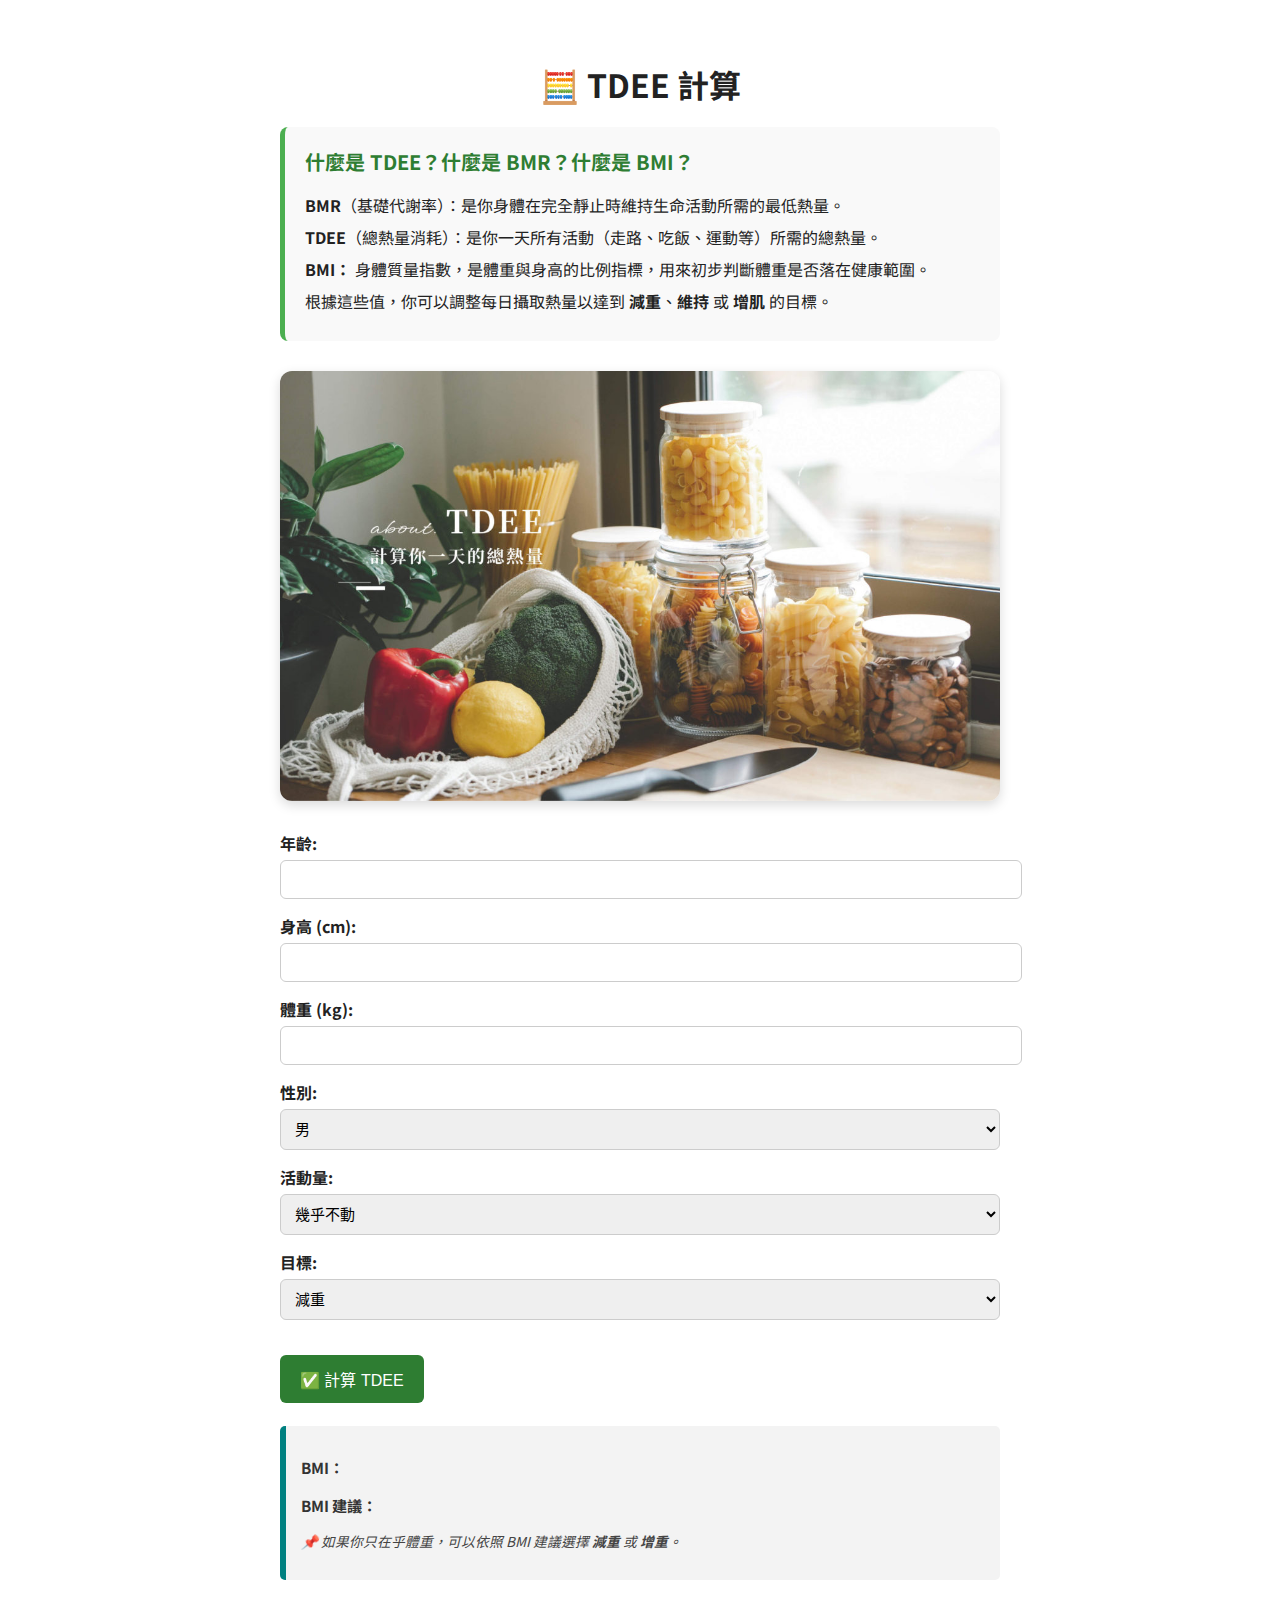
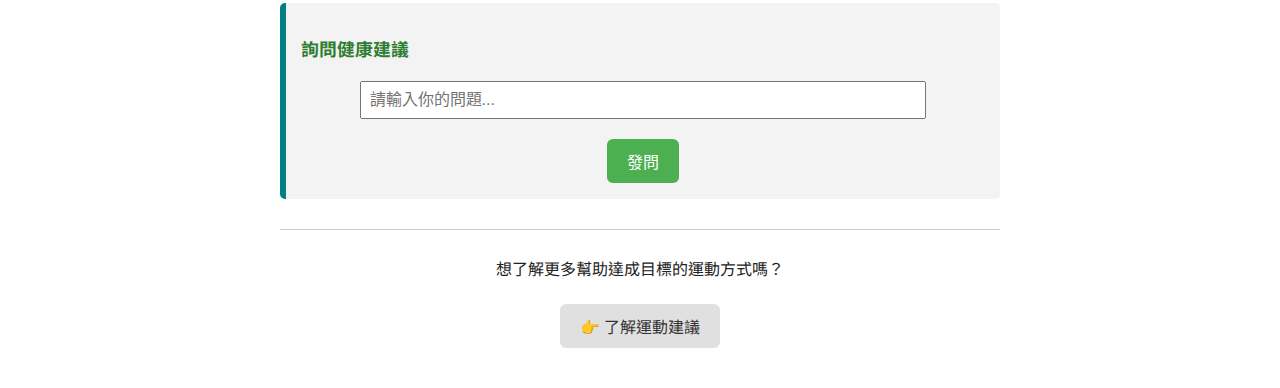
<file: templates/index.html>
<!DOCTYPE html>
<html lang="zh-TW">
<head>
  <meta charset="UTF-8">
  <title>TDEE 計算</title>
  <link rel="stylesheet" href="/static/style.css">
  <link href="https://fonts.googleapis.com/css2?family=Noto+Sans+TC&display=swap" rel="stylesheet">
</head>
<body class="homepage">
  <div class="container">
    <h1>🧮 TDEE 計算</h1>

    <div class="intro">
      <h2>什麼是 TDEE？什麼是 BMR？什麼是 BMI？</h2>
      <p><strong>BMR</strong>（基礎代謝率）：是你身體在完全靜止時維持生命活動所需的最低熱量。</p>
      <p><strong>TDEE</strong>（總熱量消耗）：是你一天所有活動（走路、吃飯、運動等）所需的總熱量。</p>
      <p><strong>BMI：</strong> 身體質量指數，是體重與身高的比例指標，用來初步判斷體重是否落在健康範圍。</p>
      <p>根據這些值，你可以調整每日攝取熱量以達到 <strong>減重</strong>、<strong>維持</strong> 或 <strong>增肌</strong> 的目標。</p>
    </div>

    <img src="/static/TDEE.png" alt="TDEE 圖片" class="banner">

    <form id="tdee-form">
      <label>年齡:
        <input type="number" name="age" required>
      </label>

      <label>身高 (cm):
        <input type="number" name="height" step="0.1" required>
      </label>

      <label>體重 (kg):
        <input type="number" name="weight" step="0.1" required>
      </label>

      <label>性別:
        <select name="gender" required>
          <option value="male">男</option>
          <option value="female">女</option>
        </select>
      </label>

      <label>活動量:
        <select name="activity_level" required>
          <option value="sedentary">幾乎不動</option>
          <option value="light">輕度(每週運動 1-2 天) </option>
          <option value="moderate">中等(每週運動 2-4 天) </option>
          <option value="active">活躍(每週運動 4-6 天) </option>
          <option value="very_active">非常活躍(每週運動 7 天) </option>
        </select>
      </label>

      <label>目標:
        <select name="goal" required>
          <option value="cut">減重</option>
          <option value="maintain">維持</option>
          <option value="bulk">增肌</option>
        </select>
      </label>

      <button type="submit">✅ 計算 TDEE</button>

    </form>

    <div id="result-container" class="result" style="display:none">
      <h2>📊 計算結果</h2>
      <ul>
        <li><strong>基礎代謝率 BMR：</strong><span id="bmr"></span> kcal</li>
        <li><strong>總消耗熱量 TDEE：</strong><span id="tdee"></span> kcal</li>
        <li><strong>建議攝取熱量：</strong><span id="calories"></span> kcal</li>
      </ul>
      <p id="message"></p>
    </div>

    <div class="bmi-box">
      <p><strong>BMI：</strong><span id="bmi"></span></p>
      <p><strong>BMI 建議：</strong><span id="bmi_message"></span></p>
      <p class="bmi-note">📌 如果你只在乎體重，可以依照 BMI 建議選擇 <strong>減重</strong> 或 <strong>增重</strong>。</p>
    </div>

    <div class="ask-ai-section">
      <h3>詢問健康建議</h3>
      <input type="text" id="user-question" placeholder="請輸入你的問題..." />
      <button onclick="askAI()">發問</button>
      <div id="ai-response"></div>
    </div>

    <div class="next-suggestion">
      <p>想了解更多幫助達成目標的運動方式嗎？</p>
      <a href="/exercise" class="btn-secondary">👉 了解運動建議</a>
    </div>

  </div>

  <script>
    document.getElementById("tdee-form").addEventListener("submit", async (e) => {
      e.preventDefault();
      const formData = new FormData(e.target);
      const data = Object.fromEntries(formData.entries());

      data.age = parseInt(data.age);
      data.height = parseFloat(data.height);
      data.weight = parseFloat(data.weight);

      const res = await fetch("/tdee", {
        method: "POST",
        headers: {"Content-Type": "application/json"},
        body: JSON.stringify(data)
      });
      const json = await res.json();

      document.getElementById("result-container").style.display = "block";
      document.getElementById("bmr").textContent = json.bmr;
      document.getElementById("tdee").textContent = json.tdee;
      document.getElementById("calories").textContent = json.recommended_calories;
      document.getElementById("message").textContent = "📣 " + json.message;
      document.getElementById("bmi").textContent = json.bmi.toFixed(2);
      document.getElementById("bmi_message").textContent = json.bmi_message;
    });
    document.addEventListener("DOMContentLoaded", () => {
      const aiBtn = document.getElementById("ask-ai-btn");
      const aiInput = document.getElementById("ai-question");
      const aiResult = document.getElementById("ai-answer");

      aiBtn.addEventListener("click", async () => {
        const question = aiInput.value;
        aiResult.textContent = "AI 正在思考中... ⏳";

        const res = await fetch("/ask-ai", {
          method: "POST",
          headers: { "Content-Type": "application/json" },
          body: JSON.stringify({ question })
        });

        const data = await res.json();
        aiResult.textContent = "💬 " + data.answer;
      });
    });
  </script>
</body>
</html>
</file>
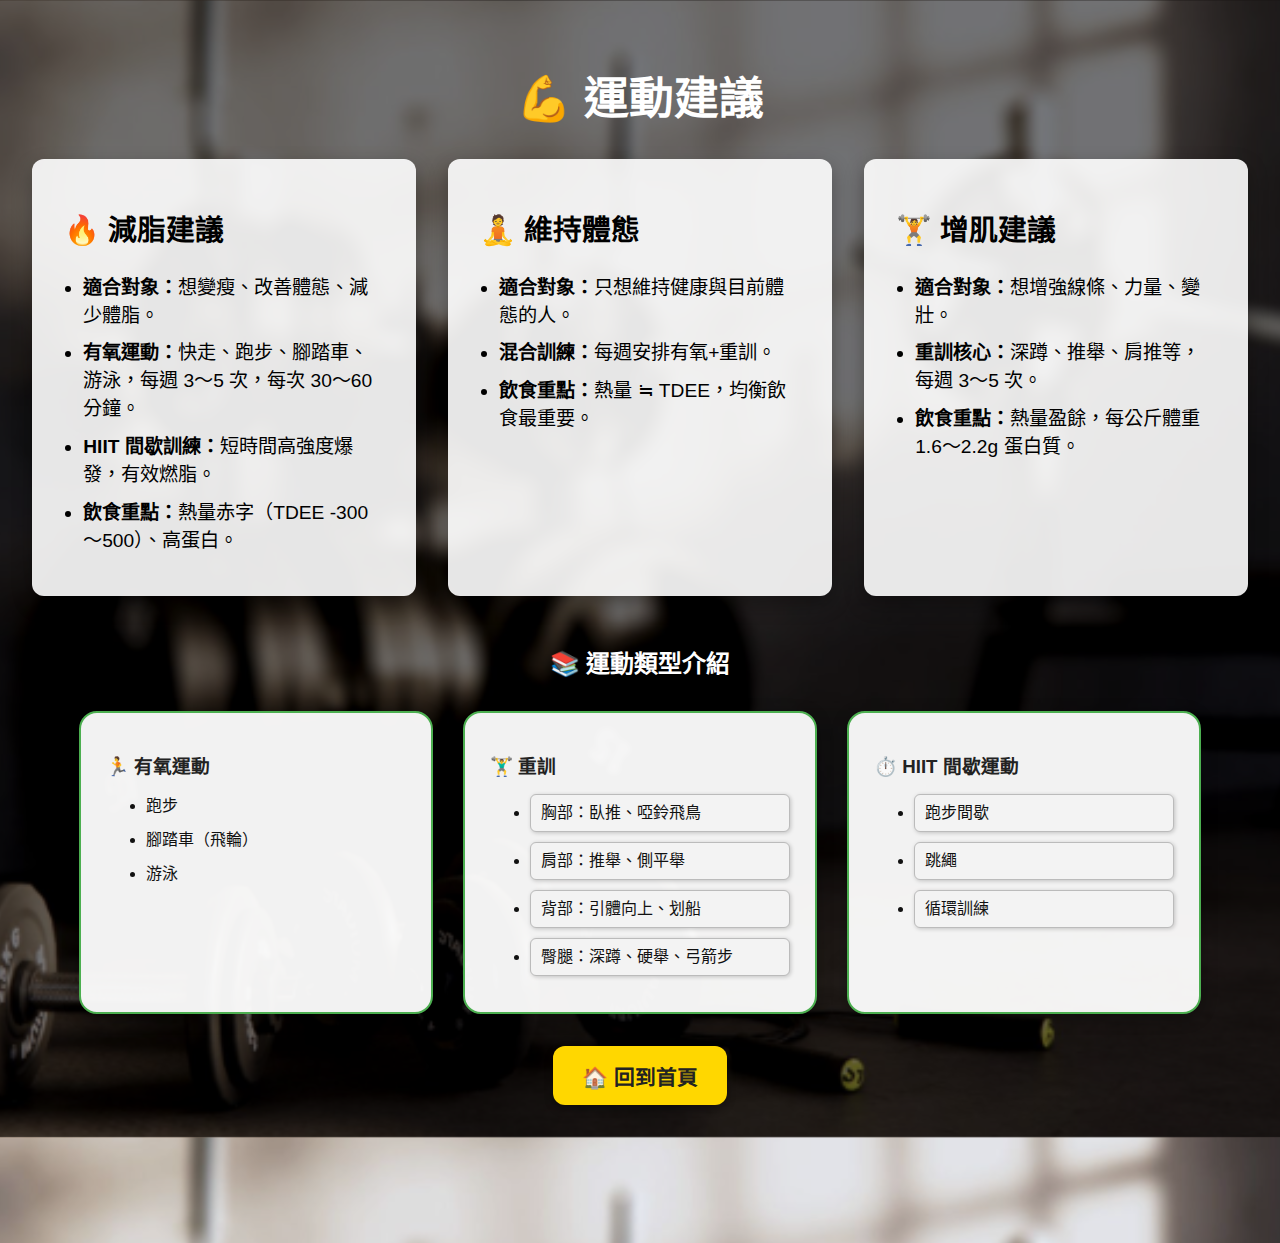
<file: templates/exercise.html>
<!DOCTYPE html>
<html lang="zh-TW">

<head>
  <meta charset="UTF-8" />
  <meta name="viewport" content="width=device-width, initial-scale=1.0" />
  <title>運動建議</title>
  <link rel="stylesheet" href="/static/style.css" />
  <style>
    body:not(.homepage) {
      background-image: url('/static/fitness.png');
      background-size: cover;
      background-position: center;
    }

    .overlay {
      background-color: rgba(0, 0, 0, 0.5);
      padding: 2rem 1rem;
      min-height: 100vh;
      color: #fff;
      text-align: center;
    }

    h1 {
      font-size: 2.8rem;
      margin-bottom: 2rem;
    }

    .card-container {
      display: flex;
      justify-content: center;
      gap: 2rem;
      flex-wrap: wrap;
    }

    .card {
      background-color: rgba(255, 255, 255, 0.9);
      color: #000;
      border-radius: 12px;
      padding: 1.5rem 2rem;
      width: 320px;
      text-align: left;
      box-shadow: 0 8px 20px rgba(0, 0, 0, 0.3);
      font-size: 1.2rem;
    }

    .card ul {
      padding-left: 1.2rem;
    }

    .card li {
      margin-bottom: 0.6rem;
    }

    .sub-section {
      margin-top: 3rem;
      text-align: center;
    }

    .sub-boxes {
      display: flex;
      justify-content: center;
      gap: 30px;
      margin-top: 2rem;
      flex-wrap: wrap;
    }

    .sub-box {
      background: rgba(255, 255, 255, 0.95);
      border-radius: 18px;
      padding: 20px 25px;
      width: 300px;
      text-align: left;
      box-shadow: 0 4px 16px rgba(0, 0, 0, 0.25);
      border: 2px solid #4caf50;
    }

    .sub-box h3 {
      margin-bottom: 10px;
      color: #222;
    }

    .sub-box ul li {
      margin-bottom: 10px;
      line-height: 1.5;
    }

    .link-tip {
      background-color: #f3f3f3;
      border: 1px solid #bbb;
      border-radius: 6px;
      padding: 6px 10px;
      cursor: pointer;
      box-shadow: 1px 1px 4px rgba(0, 0, 0, 0.2);
      transition: background-color 0.3s;
    }

    .link-tip:hover {
      background-color: #e0e0e0;
    }

    .popup {
      position: fixed;
      top: 30%;
      left: 50%;
      transform: translate(-50%, -30%);
      background: white;
      padding: 20px;
      border-radius: 15px;
      box-shadow: 0 6px 20px rgba(0, 0, 0, 0.4);
      z-index: 999;
    }

    .popup.hidden {
      display: none;
    }

    .popup-content {
      color: #333;
    }

    .close-btn {
      float: right;
      font-size: 1.5rem;
      cursor: pointer;
    }

    .home-btn {
      display: inline-block;
      margin-top: 2rem;
      padding: 0.9rem 1.8rem;
      font-size: 1.3rem;
      font-weight: bold;
      color: #222;
      background-color: #FFD700;
      border: none;
      border-radius: 12px;
      text-decoration: none;
      box-shadow: 0 4px 8px rgba(0, 0, 0, 0.3);
      transition: background-color 0.3s, transform 0.2s;
    }

    .home-btn:hover {
      background-color: #FFC300;
      transform: translateY(-2px);
    }
  </style>
</head>

<body>
  <div class="overlay">
    <h1>💪 運動建議</h1>
    <div class="card-container">
      <div class="card">
        <h2>🔥 減脂建議</h2>
        <ul>
          <li><strong>適合對象：</strong>想變瘦、改善體態、減少體脂。</li>
          <li><strong>有氧運動：</strong>快走、跑步、腳踏車、游泳，每週 3～5 次，每次 30～60 分鐘。</li>
          <li><strong>HIIT 間歇訓練：</strong>短時間高強度爆發，有效燃脂。</li>
          <li><strong>飲食重點：</strong>熱量赤字（TDEE -300～500）、高蛋白。</li>
        </ul>
      </div>
      <div class="card">
        <h2>🧘 維持體態</h2>
        <ul>
          <li><strong>適合對象：</strong>只想維持健康與目前體態的人。</li>
          <li><strong>混合訓練：</strong>每週安排有氧+重訓。</li>
          <li><strong>飲食重點：</strong>熱量 ≒ TDEE，均衡飲食最重要。</li>
        </ul>
      </div>
      <div class="card">
        <h2>🏋️ 增肌建議</h2>
        <ul>
          <li><strong>適合對象：</strong>想增強線條、力量、變壯。</li>
          <li><strong>重訓核心：</strong>深蹲、推舉、肩推等，每週 3～5 次。</li>
          <li><strong>飲食重點：</strong>熱量盈餘，每公斤體重 1.6～2.2g 蛋白質。</li>
        </ul>
      </div>
    </div>

    <section class="sub-section">
      <h2>📚 運動類型介紹</h2>
      <div class="sub-boxes">
        <div class="sub-box">
          <h3>🏃 有氧運動</h3>
          <ul>
            <li>跑步</li>
            <li>腳踏車（飛輪）</li>
            <li>游泳</li>
          </ul>
        </div>

        <div class="sub-box">
          <h3>🏋️‍♂️ 重訓</h3>
          <ul>
            <li class="link-tip" data-desc="臥推：訓練胸大肌與三頭肌。<br>啞鈴飛鳥：打開胸部肌群，提高彈性。">胸部：臥推、啞鈴飛鳥</li>
            <li class="link-tip" data-desc="推舉：肩膀前束發力。<br>側平舉：訓練中束與後束，雕塑肩形。">肩部：推舉、側平舉</li>
            <li class="link-tip" data-desc="引體向上：訓練背闊肌與手臂。<br>划船：橫向拉力型訓練。">背部：引體向上、划船</li>
            <li class="link-tip" data-desc="深蹲：下半身爆發力與穩定性。<br>硬舉：臀腿後側肌群。<br>弓箭步：單腳穩定能力與核心。">臀腿：深蹲、硬舉、弓箭步</li>
          </ul>
        </div>

        <div class="sub-box">
          <h3>⏱️ HIIT 間歇運動</h3>
          <ul>
            <li class="link-tip" data-desc="跑步間歇：快跑30秒＋慢跑1分鐘，重複4～6輪。">跑步間歇</li>
            <li class="link-tip" data-desc="跳繩：高強度1分鐘＋低強度30秒交替。">跳繩</li>
            <li class="link-tip" data-desc="循環訓練：徒手動作連續切換如深蹲＋伏地挺身＋登山者。">循環訓練</li>
          </ul>
        </div>
      </div>
    </section>

    <!-- 小框框顯示內容 -->
    <div id="popup" class="popup hidden">
      <div class="popup-content">
        <span class="close-btn" onclick="closePopup()">&times;</span>
        <p id="popup-text"></p>
      </div>
    </div>

    <a href="/" class="home-btn">🏠 回到首頁</a>
  </div>

  <script>
    document.querySelectorAll('.link-tip').forEach(el => {
    const popup = document.createElement('div');
    popup.classList.add('hover-popup');
    popup.innerHTML = el.dataset.desc.replace(/\n/g, "<br>");
    document.body.appendChild(popup);

    el.addEventListener('mouseenter', (e) => {
        popup.style.top = (e.pageY + 10) + 'px';
        popup.style.left = (e.pageX + 10) + 'px';
        popup.style.opacity = 1;
    });

    el.addEventListener('mousemove', (e) => {
        popup.style.top = (e.pageY + 10) + 'px';
        popup.style.left = (e.pageX + 10) + 'px';
    });

    el.addEventListener('mouseleave', () => {
        popup.style.opacity = 0;
    });
    });
    </script>
</body>
</html>
</file>
<file: static/style.css>
/* 全域字型設定 */
body {
  font-family: 'Noto Sans TC', sans-serif;
  background-color: #fff;
  color: #222;
  margin: 0;
  padding: 0;
}

/* 中央容器 */
.container {
  max-width: 720px;
  margin: 0 auto;
  padding: 40px 20px;
}

/* 標題樣式 */
h1 {
  text-align: center;
  font-size: 32px;
  margin-bottom: 20px;
}

/* 圖片 banner 美化 + 置中 */
img.banner {
  display: block;
  margin: 0 auto 30px auto;    /* 水平置中 + 下方留白 */
  max-width: 100%;
  height: auto;
  border-radius: 12px;
  box-shadow: 0 4px 12px rgba(0, 0, 0, 0.15);
}

/* 表單輸入區塊 */
form label {
  display: block;
  margin-bottom: 15px;
  font-weight: bold;
}

form input,
form select {
  width: 100%;
  padding: 10px;
  font-size: 15px;
  margin-top: 5px;
  border-radius: 6px;
  border: 1px solid #ccc;
}

/* 按鈕樣式 */
button {
  margin-top: 20px;
  padding: 12px 20px;
  font-size: 16px;
  background-color: #2e7d32;
  color: white;
  border: none;
  border-radius: 6px;
  cursor: pointer;
}

button:hover {
  background-color: #1b5e20;
}

/* 結果區塊 */
.result {
  background-color: #f6f6f6;
  border: 1px solid #ccc;
  padding: 20px;
  margin-top: 40px;
  border-radius: 8px;
}

.result ul {
  list-style: none;
  padding-left: 0;
}

.result li {
  margin-bottom: 10px;
  font-size: 16px;
}

.result p {
  margin-top: 15px;
  font-style: italic;
  color: #333;
}

.intro {
  background-color: #f9f9f9;
  border-left: 5px solid #4caf50;
  padding: 20px;
  margin-bottom: 30px;
  border-radius: 8px;
}

.intro h2 {
  margin-top: 0;
  font-size: 20px;
  color: #2e7d32;
}

.intro p {
  margin: 8px 0;
  line-height: 1.5;
}

.bmi-box {
  background-color: #f3f3f3;
  border-left: 6px solid #008080;
  padding: 1em;
  margin-top: 1.5em;
  border-radius: 5px;
  font-size: 0.95em;
  color: #333;
}

.bmi-note {
  margin-top: 0.8em;
  font-style: italic;
  font-size: 0.9em;
  color: #444;
}

.next-suggestion {
  margin-top: 30px;
  padding-top: 10px;
  border-top: 1px solid #ccc;
  text-align: center;
}

.btn-secondary {
  display: inline-block;
  padding: 10px 20px;
  margin-top: 8px;
  background-color: #e0e0e0;
  border-radius: 6px;
  color: #333;
  text-decoration: none;
  transition: background 0.2s ease;
}

.btn-secondary:hover {
  background-color: #cfcfcf;
}

.exercise-section {
    display: flex;
    justify-content: center;
    gap: 40px;
    margin-top: 40px;
}

.exercise-card {
    background-color: rgba(255, 255, 255, 0.85);
    border-radius: 12px;
    box-shadow: 0 4px 12px rgba(0, 0, 0, 0.25);
    padding: 20px 30px;
    width: 280px;
    transition: transform 0.3s ease;
}

.exercise-card:hover {
    transform: translateY(-5px);
}

.exercise-card h3 {
    font-size: 1.3rem;
    margin-bottom: 10px;
    color: #333;
}

.exercise-card ul {
    padding-left: 18px;
    color: #555;
}


body.homepage {
  background: #ffffff;
}

/* 第二頁才套背景圖（不加 homepage class 的） */
body {
  background-image: url('/static/fitness.png');
  background-size: cover;
  background-position: center;
  margin: 0;
  padding: 0;
  font-family: 'Noto Sans TC', sans-serif;
}
.home-btn {
  display: inline-block;
  margin-top: 2rem;
  padding: 0.9rem 1.8rem;
  font-size: 1.3rem;
  font-weight: bold;
  color: #222;
  background-color: #FFD700; /* 金黃色 */
  border: none;
  border-radius: 12px;
  text-decoration: none;
  box-shadow: 0 4px 8px rgba(0,0,0,0.3);
  transition: background-color 0.3s, transform 0.2s;
}

.home-btn:hover {
  background-color: #FFC300; /* 更深的黃 */
  transform: translateY(-2px);
}

.sub-box {
  background: rgba(255,255,255,0.95);
  border-radius: 20px;
  padding: 20px 30px;
  width: 300px;
  text-align: left;
  box-shadow: 0 4px 12px rgba(0,0,0,0.2);
  color: #111; /* 比 #333 更深，看起來更清楚 */
}

/* 提示框樣式 */
.hover-popup {
  position: absolute;
  background: rgba(255, 255, 255, 0.15);
  backdrop-filter: blur(10px);
  border: 1px solid rgba(255, 255, 255, 0.3);
  padding: 1rem;
  border-radius: 12px;
  color: #ff7c6b;
  font-size: 1rem;
  max-width: 280px;
  box-shadow: 0 6px 20px rgba(0, 0, 0, 0.5);
  z-index: 999;
  pointer-events: none;
  transition: opacity 0.2s ease;
  opacity: 0;
}

.ask-ai-section {
  border-left: 6px solid #008080;  /* 左邊加深色框線 */
  background-color: #f3f3f3;        /* 淺灰底 */
  padding: 1em;
  margin-top: 1.5em;
  border-radius: 5px;
  font-size: 0.95em;
  color: #333;
}


.ask-ai-section input[type="text"] {
  width: 80%;          /* 由原本 400px 改成百分比寬度會自適應 */
  max-width: 600px;     /* 最大寬度限制，避免在超大螢幕過長 */
  padding: 8px;
  margin: 8px auto;
  font-size: 16px;
  display: block;       /* 搭配 margin auto 置中 */
}

.ask-ai-section button {
  padding: 10px 20px;
  background-color: #4CAF50;
  color: white;
  border: none;
  border-radius: 6px;
  cursor: pointer;

  /* 加上這兩行讓按鈕不會撐滿 */
  width: auto;
  display: block;
  margin: 20px auto 0;  /* 上方間距 + 置中 */
}

.ask-ai-section button:hover {
  background-color: #1b5e20;
}


.ask-ai-section h3 {
  margin-bottom: 20px;
  color: #2e7d32;
  font-weight: bold;
}
</file>
